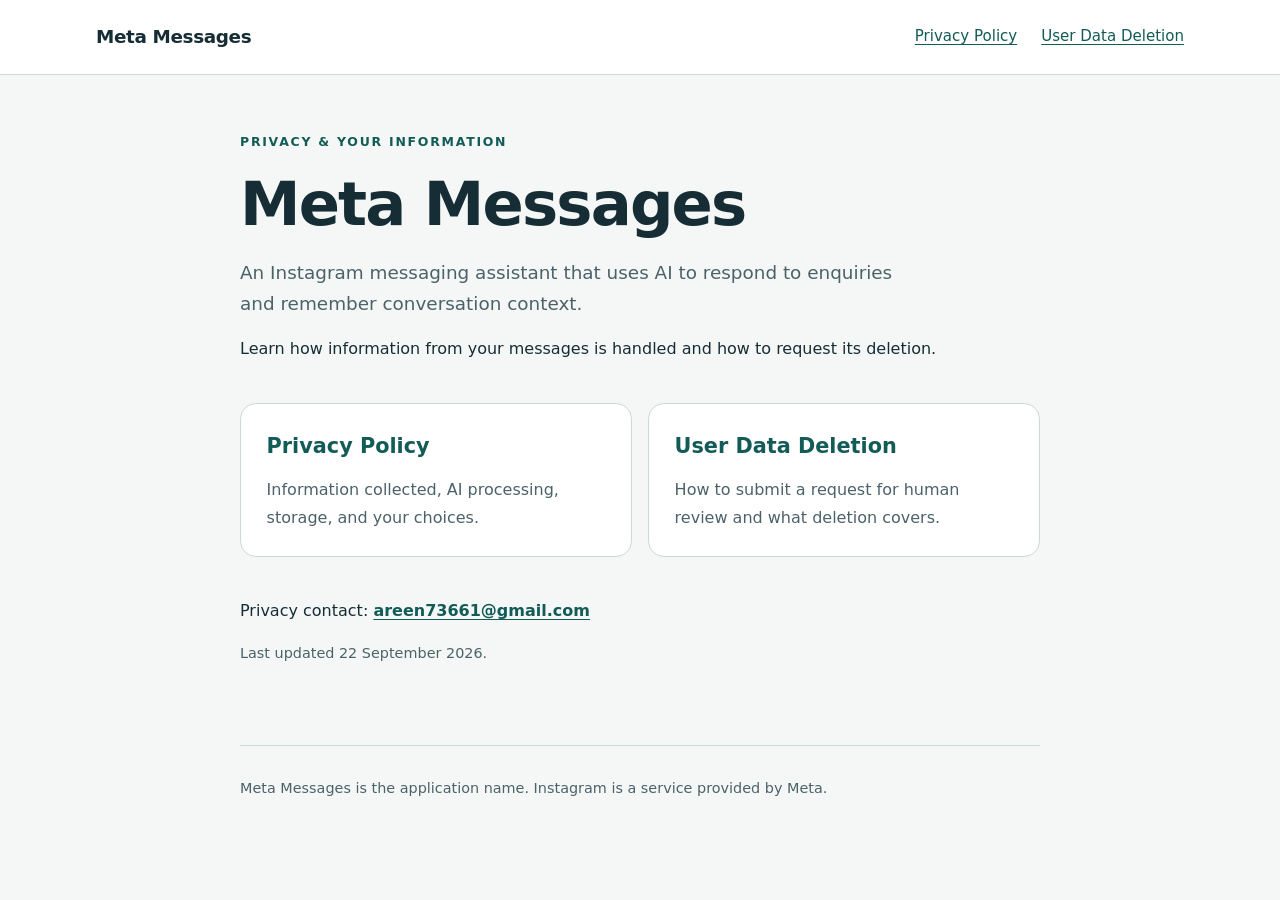
<file: index.html>
<!doctype html>
<html lang="en">
<head>
  <meta charset="utf-8">
  <meta name="viewport" content="width=device-width, initial-scale=1">
  <meta name="description" content="Privacy information and data deletion instructions for Meta Messages, an Instagram messaging assistant.">
  <meta name="referrer" content="no-referrer">
  <title>Meta Messages | Privacy &amp; data</title>
  <link rel="stylesheet" href="site.css">
</head>
<body>
  <a class="skip-link" href="#main">Skip to content</a>
  <header class="site-header">
    <div class="header-inner">
      <a class="brand" href="index.html" aria-current="page">Meta Messages</a>
      <nav class="site-nav" aria-label="Main navigation">
        <a href="privacy-policy.html">Privacy Policy</a>
        <a href="data-deletion.html">User Data Deletion</a>
      </nav>
    </div>
  </header>
  <main id="main" tabindex="-1">
    <p class="eyebrow">Privacy &amp; your information</p>
    <h1>Meta Messages</h1>
    <p class="intro">An Instagram messaging assistant that uses AI to respond to enquiries and remember conversation context.</p>
    <p>Learn how information from your messages is handled and how to request its deletion.</p>
    <div class="cards">
      <a class="card" href="privacy-policy.html">
        <strong>Privacy Policy</strong>
        <span>Information collected, AI processing, storage, and your choices.</span>
      </a>
      <a class="card" href="data-deletion.html">
        <strong>User Data Deletion</strong>
        <span>How to submit a request for human review and what deletion covers.</span>
      </a>
    </div>
    <p>Privacy contact: <a class="contact" href="mailto:areen73661@gmail.com">areen73661@gmail.com</a></p>
    <p class="date">Last updated <time datetime="2026-09-22">22 September 2026</time>.</p>
  </main>
  <footer class="site-footer">
    <p>Meta Messages is the application name. Instagram is a service provided by Meta.</p>
  </footer>
</body>
</html>
</file>
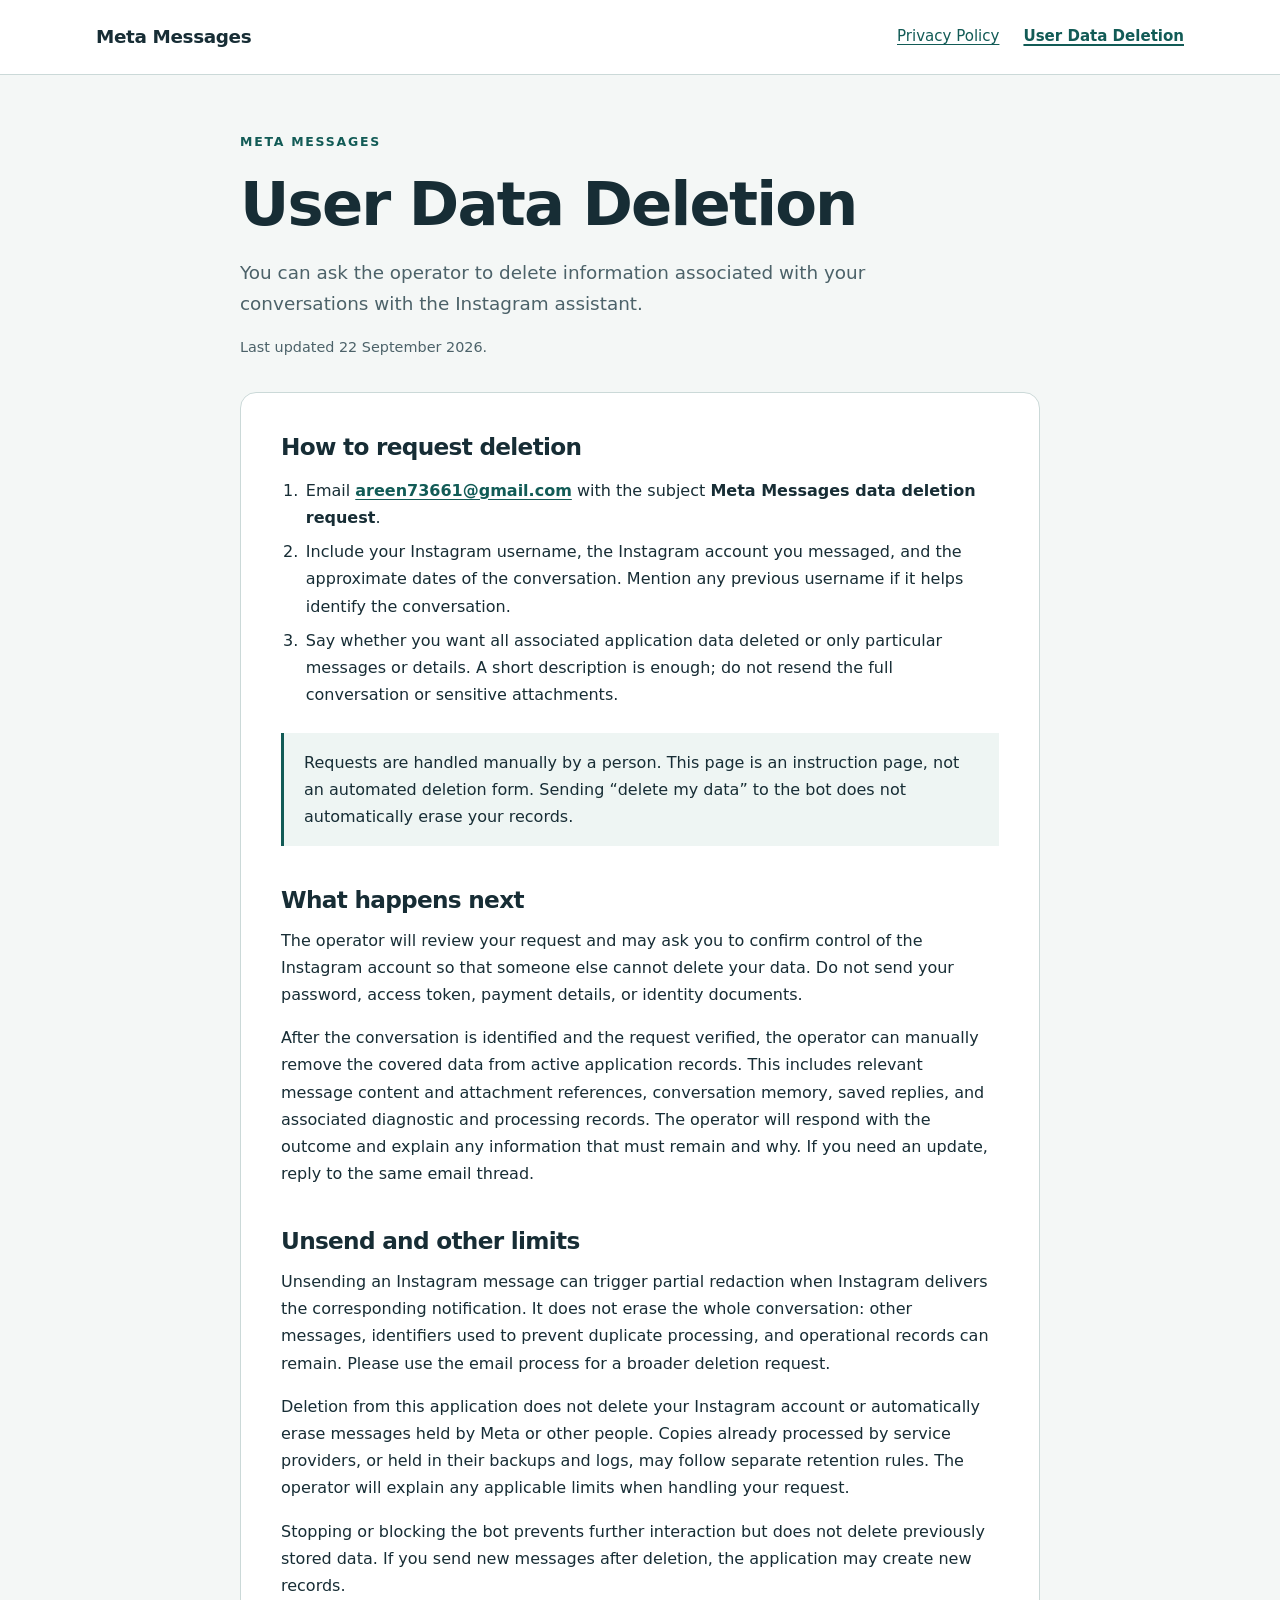
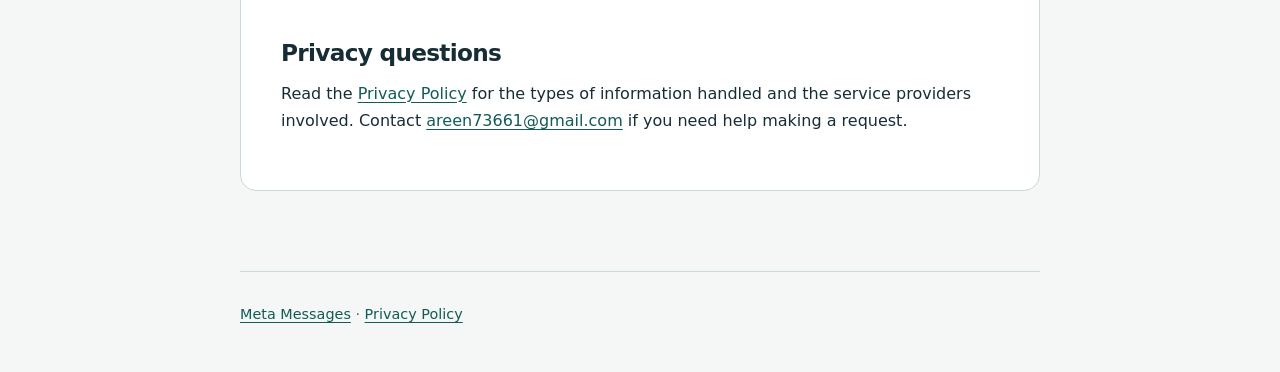
<file: data-deletion.html>
<!doctype html>
<html lang="en">
<head>
  <meta charset="utf-8">
  <meta name="viewport" content="width=device-width, initial-scale=1">
  <meta name="description" content="Request deletion of information associated with your interactions with the Meta Messages Instagram assistant.">
  <meta name="referrer" content="no-referrer">
  <title>User Data Deletion | Meta Messages</title>
  <link rel="stylesheet" href="site.css">
</head>
<body>
  <a class="skip-link" href="#main">Skip to content</a>
  <header class="site-header">
    <div class="header-inner">
      <a class="brand" href="index.html">Meta Messages</a>
      <nav class="site-nav" aria-label="Main navigation">
        <a href="privacy-policy.html">Privacy Policy</a>
        <a href="data-deletion.html" aria-current="page">User Data Deletion</a>
      </nav>
    </div>
  </header>
  <main id="main" tabindex="-1">
    <p class="eyebrow">Meta Messages</p>
    <h1>User Data Deletion</h1>
    <p class="intro">You can ask the operator to delete information associated with your conversations with the Instagram assistant.</p>
    <p class="date">Last updated <time datetime="2026-09-22">22 September 2026</time>.</p>
    <article class="document" aria-label="Deletion request instructions">
      <section>
        <h2>How to request deletion</h2>
        <ol>
          <li>Email <a class="contact" href="mailto:areen73661@gmail.com?subject=Meta%20Messages%20data%20deletion%20request">areen73661@gmail.com</a> with the subject <strong>Meta Messages data deletion request</strong>.</li>
          <li>Include your Instagram username, the Instagram account you messaged, and the approximate dates of the conversation. Mention any previous username if it helps identify the conversation.</li>
          <li>Say whether you want all associated application data deleted or only particular messages or details. A short description is enough; do not resend the full conversation or sensitive attachments.</li>
        </ol>
        <div class="note"><p>Requests are handled manually by a person. This page is an instruction page, not an automated deletion form. Sending “delete my data” to the bot does not automatically erase your records.</p></div>
      </section>
      <section>
        <h2>What happens next</h2>
        <p>The operator will review your request and may ask you to confirm control of the Instagram account so that someone else cannot delete your data. Do not send your password, access token, payment details, or identity documents.</p>
        <p>After the conversation is identified and the request verified, the operator can manually remove the covered data from active application records. This includes relevant message content and attachment references, conversation memory, saved replies, and associated diagnostic and processing records. The operator will respond with the outcome and explain any information that must remain and why. If you need an update, reply to the same email thread.</p>
      </section>
      <section>
        <h2>Unsend and other limits</h2>
        <p>Unsending an Instagram message can trigger partial redaction when Instagram delivers the corresponding notification. It does not erase the whole conversation: other messages, identifiers used to prevent duplicate processing, and operational records can remain. Please use the email process for a broader deletion request.</p>
        <p>Deletion from this application does not delete your Instagram account or automatically erase messages held by Meta or other people. Copies already processed by service providers, or held in their backups and logs, may follow separate retention rules. The operator will explain any applicable limits when handling your request.</p>
        <p>Stopping or blocking the bot prevents further interaction but does not delete previously stored data. If you send new messages after deletion, the application may create new records.</p>
      </section>
      <section>
        <h2>Privacy questions</h2>
        <p>Read the <a href="privacy-policy.html">Privacy Policy</a> for the types of information handled and the service providers involved. Contact <a href="mailto:areen73661@gmail.com">areen73661@gmail.com</a> if you need help making a request.</p>
      </section>
    </article>
  </main>
  <footer class="site-footer"><p><a href="index.html">Meta Messages</a> · <a href="privacy-policy.html">Privacy Policy</a></p></footer>
</body>
</html>
</file>
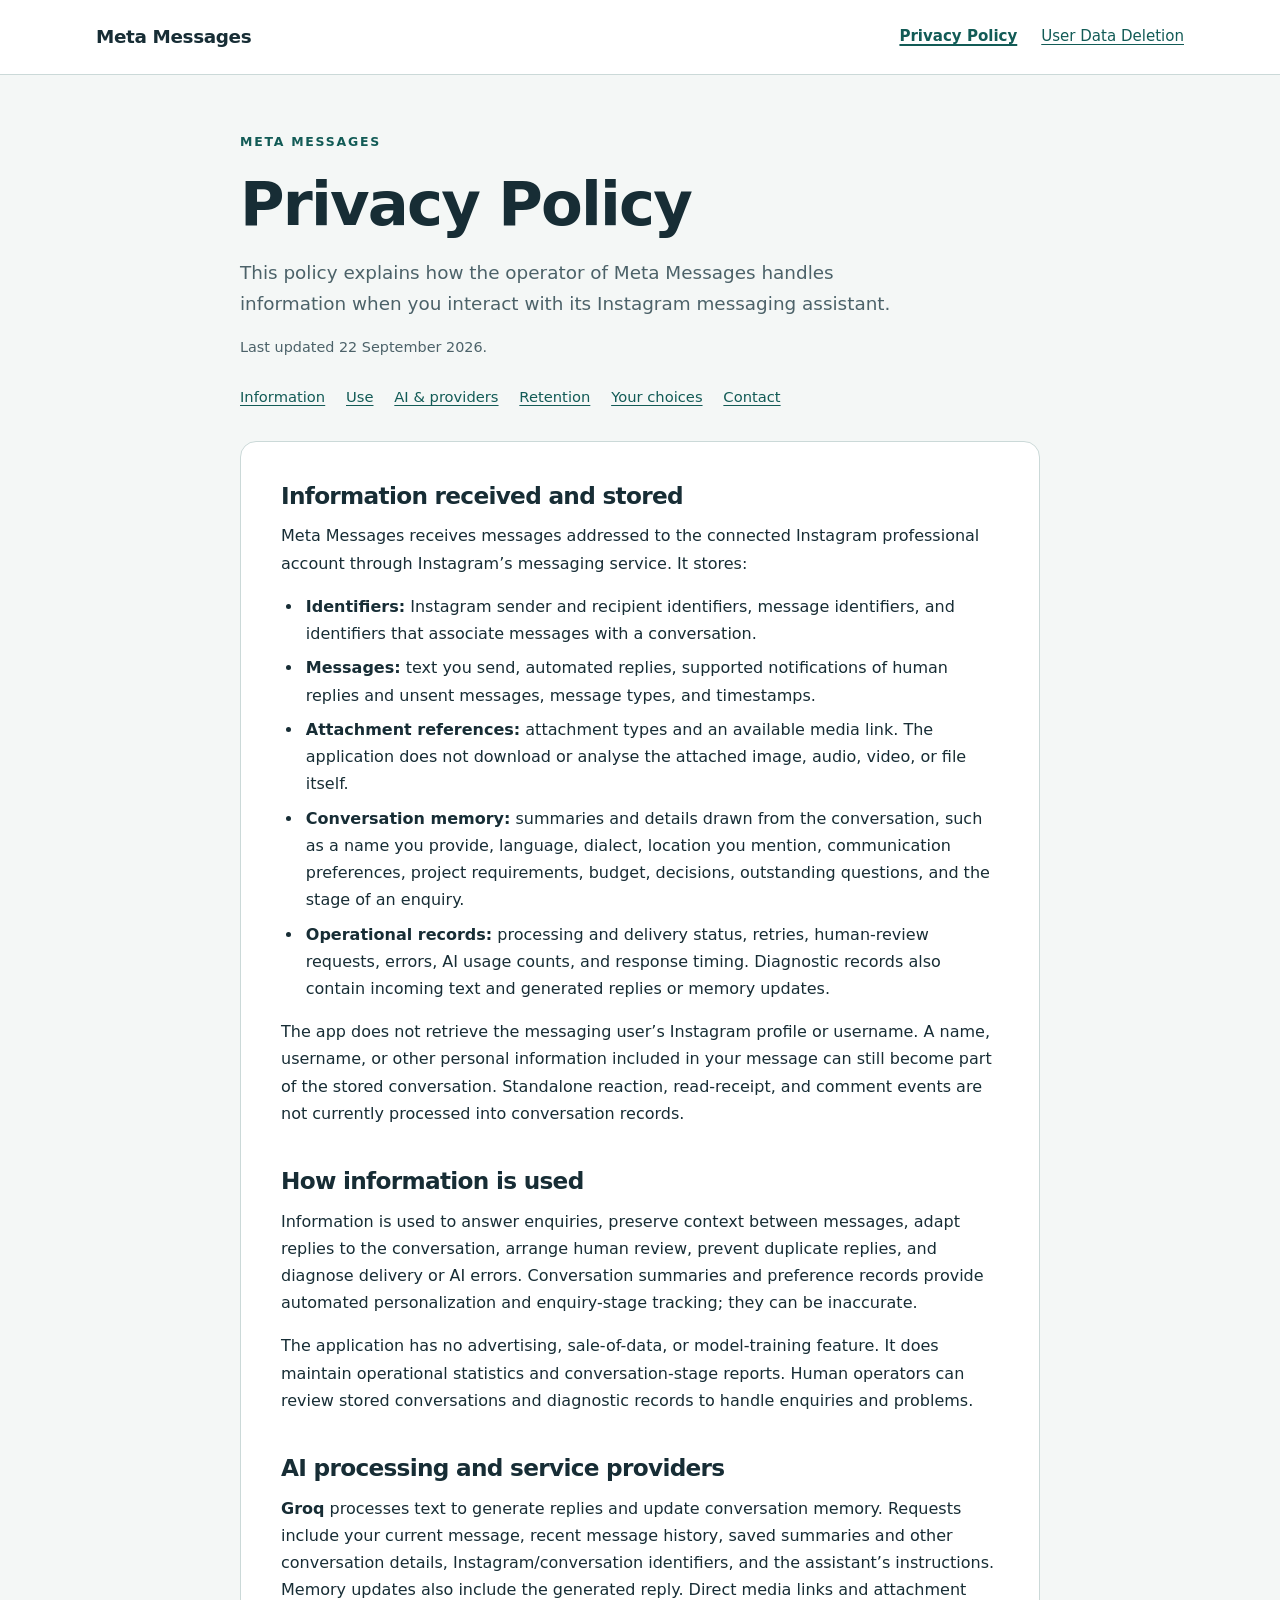
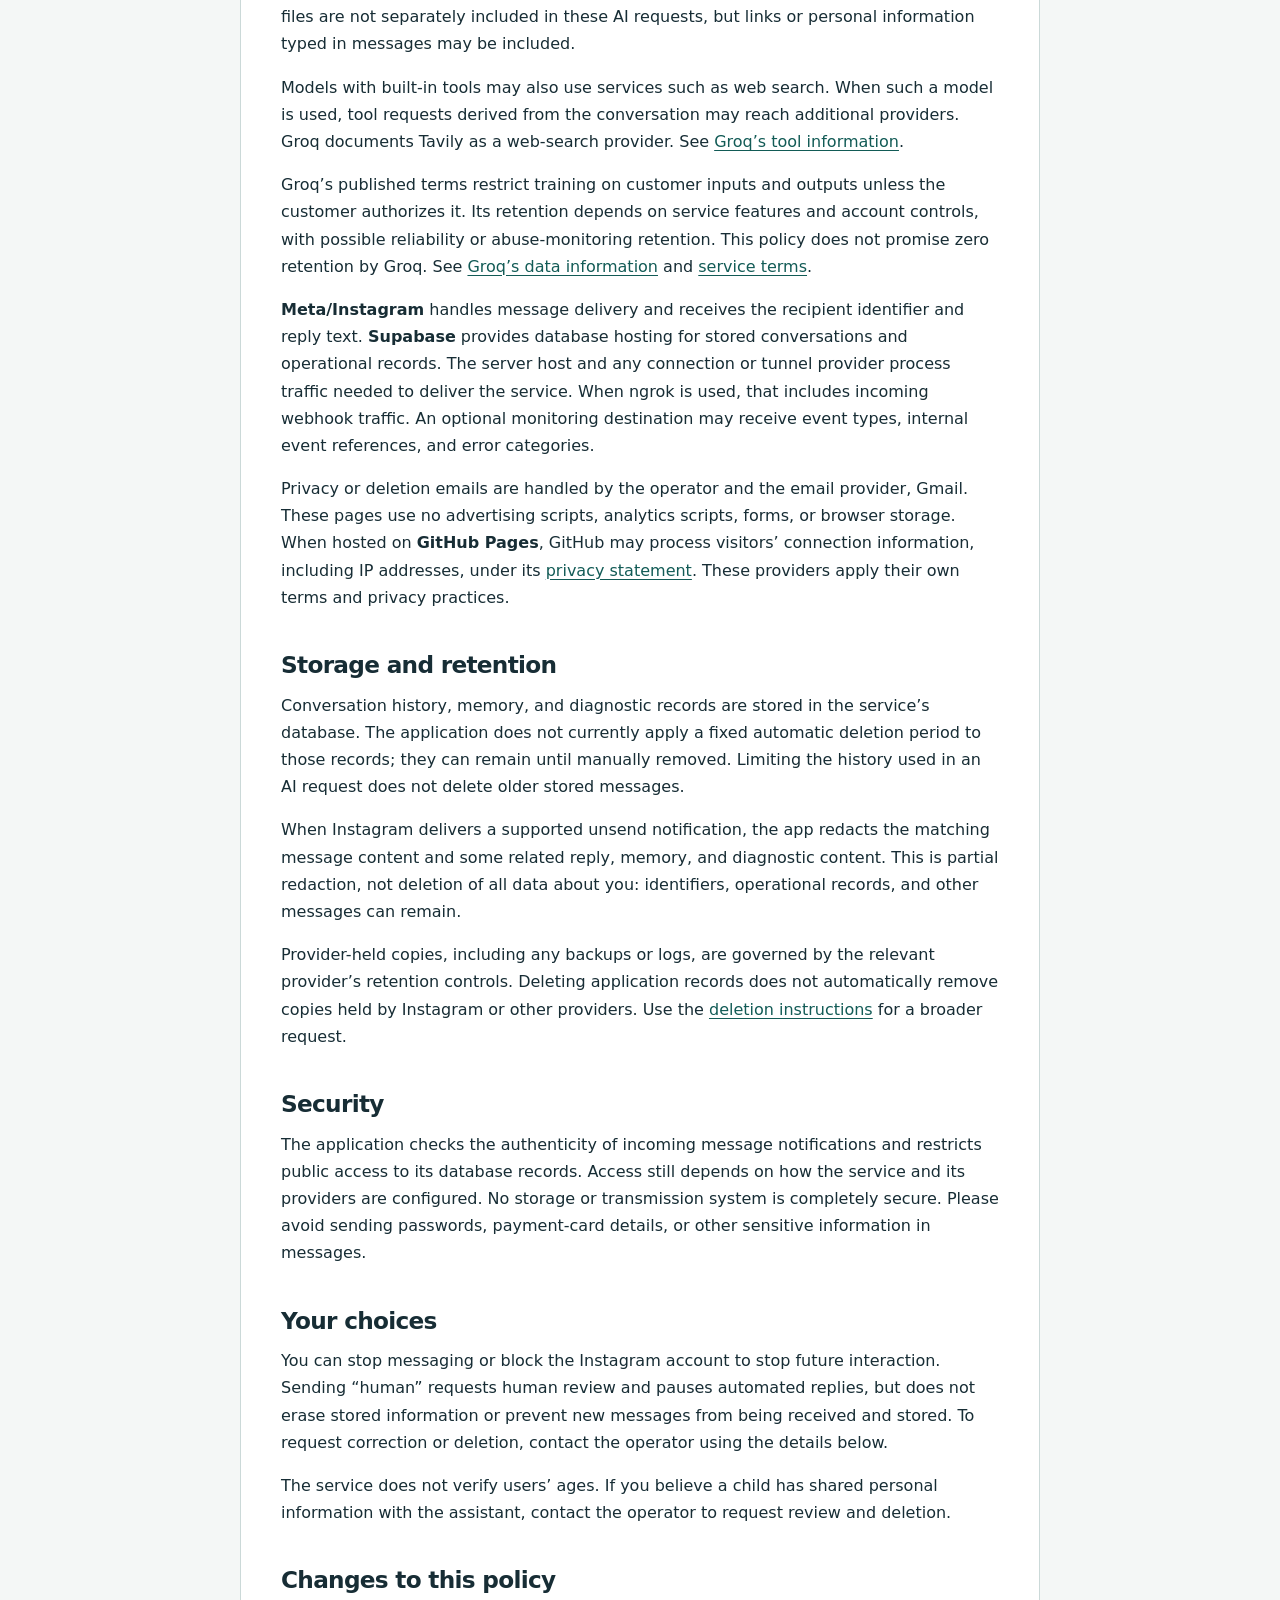
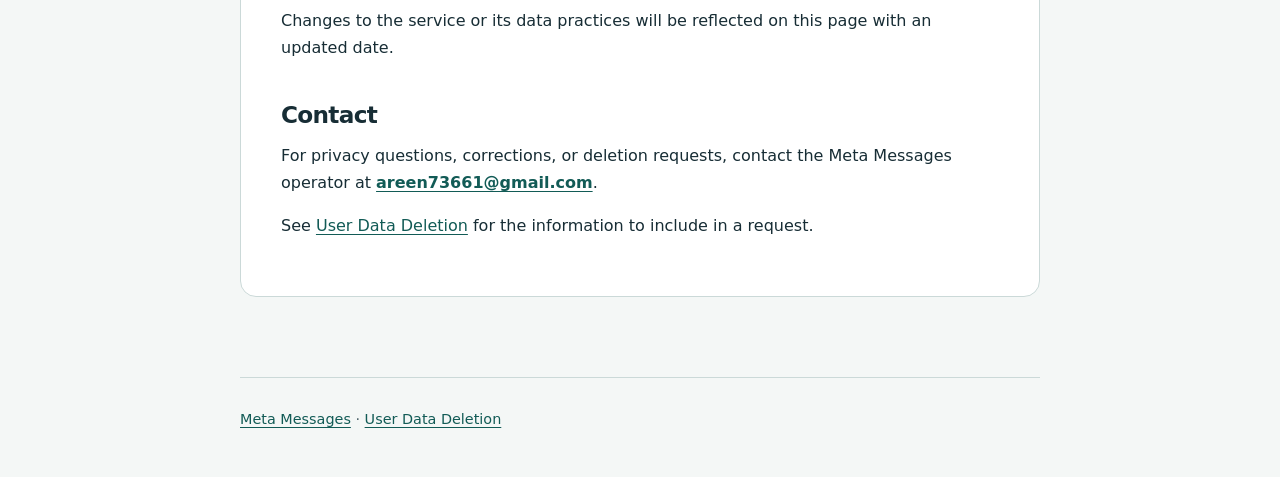
<file: privacy-policy.html>
<!doctype html>
<html lang="en">
<head>
  <meta charset="utf-8">
  <meta name="viewport" content="width=device-width, initial-scale=1">
  <meta name="description" content="How Meta Messages handles Instagram messages, conversation memory, AI processing, and privacy requests.">
  <meta name="referrer" content="no-referrer">
  <title>Privacy Policy | Meta Messages</title>
  <link rel="stylesheet" href="site.css">
</head>
<body>
  <a class="skip-link" href="#main">Skip to content</a>
  <header class="site-header">
    <div class="header-inner">
      <a class="brand" href="index.html">Meta Messages</a>
      <nav class="site-nav" aria-label="Main navigation">
        <a href="privacy-policy.html" aria-current="page">Privacy Policy</a>
        <a href="data-deletion.html">User Data Deletion</a>
      </nav>
    </div>
  </header>
  <main id="main" tabindex="-1">
    <p class="eyebrow">Meta Messages</p>
    <h1>Privacy Policy</h1>
    <p class="intro">This policy explains how the operator of Meta Messages handles information when you interact with its Instagram messaging assistant.</p>
    <p class="date">Last updated <time datetime="2026-09-22">22 September 2026</time>.</p>
    <nav class="contents" aria-label="On this page">
      <a href="#information">Information</a><a href="#use">Use</a><a href="#providers">AI &amp; providers</a><a href="#retention">Retention</a><a href="#choices">Your choices</a><a href="#contact">Contact</a>
    </nav>
    <article class="document" aria-label="Privacy policy details">
      <section id="information">
        <h2>Information received and stored</h2>
        <p>Meta Messages receives messages addressed to the connected Instagram professional account through Instagram’s messaging service. It stores:</p>
        <ul>
          <li><strong>Identifiers:</strong> Instagram sender and recipient identifiers, message identifiers, and identifiers that associate messages with a conversation.</li>
          <li><strong>Messages:</strong> text you send, automated replies, supported notifications of human replies and unsent messages, message types, and timestamps.</li>
          <li><strong>Attachment references:</strong> attachment types and an available media link. The application does not download or analyse the attached image, audio, video, or file itself.</li>
          <li><strong>Conversation memory:</strong> summaries and details drawn from the conversation, such as a name you provide, language, dialect, location you mention, communication preferences, project requirements, budget, decisions, outstanding questions, and the stage of an enquiry.</li>
          <li><strong>Operational records:</strong> processing and delivery status, retries, human-review requests, errors, AI usage counts, and response timing. Diagnostic records also contain incoming text and generated replies or memory updates.</li>
        </ul>
        <p>The app does not retrieve the messaging user’s Instagram profile or username. A name, username, or other personal information included in your message can still become part of the stored conversation. Standalone reaction, read-receipt, and comment events are not currently processed into conversation records.</p>
      </section>
      <section id="use">
        <h2>How information is used</h2>
        <p>Information is used to answer enquiries, preserve context between messages, adapt replies to the conversation, arrange human review, prevent duplicate replies, and diagnose delivery or AI errors. Conversation summaries and preference records provide automated personalization and enquiry-stage tracking; they can be inaccurate.</p>
        <p>The application has no advertising, sale-of-data, or model-training feature. It does maintain operational statistics and conversation-stage reports. Human operators can review stored conversations and diagnostic records to handle enquiries and problems.</p>
      </section>
      <section id="providers">
        <h2>AI processing and service providers</h2>
        <p><strong>Groq</strong> processes text to generate replies and update conversation memory. Requests include your current message, recent message history, saved summaries and other conversation details, Instagram/conversation identifiers, and the assistant’s instructions. Memory updates also include the generated reply. Direct media links and attachment files are not separately included in these AI requests, but links or personal information typed in messages may be included.</p>
        <p>Models with built-in tools may also use services such as web search. When such a model is used, tool requests derived from the conversation may reach additional providers. Groq documents Tavily as a web-search provider. See <a href="https://console.groq.com/docs/tool-use/built-in-tools/web-search">Groq’s tool information</a>.</p>
        <p>Groq’s published terms restrict training on customer inputs and outputs unless the customer authorizes it. Its retention depends on service features and account controls, with possible reliability or abuse-monitoring retention. This policy does not promise zero retention by Groq. See <a href="https://console.groq.com/docs/your-data">Groq’s data information</a> and <a href="https://console.groq.com/docs/legal/services-agreement">service terms</a>.</p>
        <p><strong>Meta/Instagram</strong> handles message delivery and receives the recipient identifier and reply text. <strong>Supabase</strong> provides database hosting for stored conversations and operational records. The server host and any connection or tunnel provider process traffic needed to deliver the service. When ngrok is used, that includes incoming webhook traffic. An optional monitoring destination may receive event types, internal event references, and error categories.</p>
        <p>Privacy or deletion emails are handled by the operator and the email provider, Gmail. These pages use no advertising scripts, analytics scripts, forms, or browser storage. When hosted on <strong>GitHub Pages</strong>, GitHub may process visitors’ connection information, including IP addresses, under its <a href="https://docs.github.com/en/site-policy/privacy-policies/github-general-privacy-statement">privacy statement</a>. These providers apply their own terms and privacy practices.</p>
      </section>
      <section id="retention">
        <h2>Storage and retention</h2>
        <p>Conversation history, memory, and diagnostic records are stored in the service’s database. The application does not currently apply a fixed automatic deletion period to those records; they can remain until manually removed. Limiting the history used in an AI request does not delete older stored messages.</p>
        <p>When Instagram delivers a supported unsend notification, the app redacts the matching message content and some related reply, memory, and diagnostic content. This is partial redaction, not deletion of all data about you: identifiers, operational records, and other messages can remain.</p>
        <p>Provider-held copies, including any backups or logs, are governed by the relevant provider’s retention controls. Deleting application records does not automatically remove copies held by Instagram or other providers. Use the <a href="data-deletion.html">deletion instructions</a> for a broader request.</p>
      </section>
      <section id="security">
        <h2>Security</h2>
        <p>The application checks the authenticity of incoming message notifications and restricts public access to its database records. Access still depends on how the service and its providers are configured. No storage or transmission system is completely secure. Please avoid sending passwords, payment-card details, or other sensitive information in messages.</p>
      </section>
      <section id="choices">
        <h2>Your choices</h2>
        <p>You can stop messaging or block the Instagram account to stop future interaction. Sending “human” requests human review and pauses automated replies, but does not erase stored information or prevent new messages from being received and stored. To request correction or deletion, contact the operator using the details below.</p>
        <p>The service does not verify users’ ages. If you believe a child has shared personal information with the assistant, contact the operator to request review and deletion.</p>
      </section>
      <section id="changes">
        <h2>Changes to this policy</h2>
        <p>Changes to the service or its data practices will be reflected on this page with an updated date.</p>
      </section>
      <section id="contact">
        <h2>Contact</h2>
        <p>For privacy questions, corrections, or deletion requests, contact the Meta Messages operator at <a class="contact" href="mailto:areen73661@gmail.com">areen73661@gmail.com</a>.</p>
        <p>See <a href="data-deletion.html">User Data Deletion</a> for the information to include in a request.</p>
      </section>
    </article>
  </main>
  <footer class="site-footer"><p><a href="index.html">Meta Messages</a> · <a href="data-deletion.html">User Data Deletion</a></p></footer>
</body>
</html>
</file>
<file: site.css>
:root {
  color-scheme: light;
  --ink: #172d35;
  --muted: #4c6269;
  --accent: #125b56;
  --line: #cbd9d8;
  --paper: #ffffff;
  --background: #f4f7f6;
  font-family: system-ui, -apple-system, BlinkMacSystemFont, "Segoe UI", sans-serif;
  font-size: 100%;
  line-height: 1.7;
}
* { box-sizing: border-box; }
body { margin: 0; color: var(--ink); background: var(--background); }
a { color: var(--accent); text-underline-offset: .2em; overflow-wrap: anywhere; }
a:hover { text-decoration-thickness: .15em; }
a:focus-visible { outline: 3px solid #a44b00; outline-offset: 5px; border-radius: 2px; }
.skip-link { position: absolute; top: .6rem; left: 1rem; padding: .5rem 1rem; background: white; transform: translateY(-180%); z-index: 2; }
.skip-link:focus { transform: none; }
.site-header { background: var(--paper); border-bottom: 1px solid var(--line); }
.header-inner { max-width: 72rem; margin: auto; padding: 1.25rem 2rem; display: flex; align-items: center; justify-content: space-between; flex-wrap: wrap; gap: 1rem; }
.brand { font-size: 1.15rem; font-weight: 750; color: var(--ink); text-decoration: none; letter-spacing: -.02em; }
.site-nav { display: flex; flex-wrap: wrap; gap: .5rem 1.5rem; }
.site-nav a { font-size: .94rem; padding: .25rem 0; }
.site-nav [aria-current="page"] { font-weight: 750; text-decoration-thickness: .15em; }
main { width: min(100% - 4rem, 50rem); margin: 3.5rem auto 5rem; }
main:focus { outline: none; }
.eyebrow { font-size: .78rem; font-weight: 750; letter-spacing: .14em; text-transform: uppercase; color: var(--accent); }
h1, h2, h3 { line-height: 1.2; letter-spacing: -.03em; }
h1 { font-size: clamp(2.2rem, 6vw, 3.8rem); margin: .65rem 0 1rem; }
h2 { font-size: 1.45rem; margin: 2.5rem 0 .8rem; }
h3 { font-size: 1.1rem; margin: 1.5rem 0 .5rem; }
p { margin: 0 0 1rem; }
.intro { font-size: 1.15rem; color: var(--muted); max-width: 43rem; }
.date { color: var(--muted); font-size: .9rem; }
.document { background: var(--paper); border: 1px solid var(--line); border-radius: 1rem; padding: clamp(1.2rem, 4vw, 2.5rem); margin-top: 2rem; }
.document > section:first-child > h2 { margin-top: 0; }
section { scroll-margin-top: 1.5rem; }
.contents { display: flex; flex-wrap: wrap; gap: .4rem 1.3rem; margin-top: 1.5rem; font-size: .92rem; }
ul, ol { padding-left: 1.4rem; }
li { padding-left: .15rem; margin: .45rem 0; }
.cards { display: grid; grid-template-columns: repeat(2, minmax(0, 1fr)); gap: 1rem; margin: 2.5rem 0; }
.card { display: block; background: var(--paper); border: 1px solid var(--line); padding: 1.6rem; border-radius: 1rem; text-decoration: none; }
.card:hover { border-color: var(--accent); }
.card strong { display: block; font-size: 1.3rem; margin-bottom: .75rem; }
.card span { display: block; color: var(--muted); }
.note { border-left: 3px solid var(--accent); background: #eef5f3; padding: 1rem 1.25rem; margin: 1.5rem 0; }
.note p:last-child { margin-bottom: 0; }
.contact { font-weight: 650; }
.site-footer { width: min(100% - 4rem, 50rem); margin: auto; padding: 1.5rem 0 2.5rem; border-top: 1px solid var(--line); color: var(--muted); font-size: .9rem; }
.site-footer p { margin: .35rem 0; }
@media (max-width: 38rem) {
  .header-inner { padding: 1rem 1.25rem; align-items: flex-start; flex-direction: column; gap: .65rem; }
  main, .site-footer { width: calc(100% - 2.5rem); }
  main { margin-top: 2.25rem; }
  .cards { grid-template-columns: 1fr; }
  .site-nav { gap: .4rem 1rem; }
}
@media print {
  body { background: white; color: black; }
  .site-header, .contents, .skip-link { display: none; }
  main, .site-footer { width: 100%; margin: 0; }
  .document { border: 0; padding: 0; }
  a { color: inherit; }
  h2, h3 { break-after: avoid; }
}
</file>
